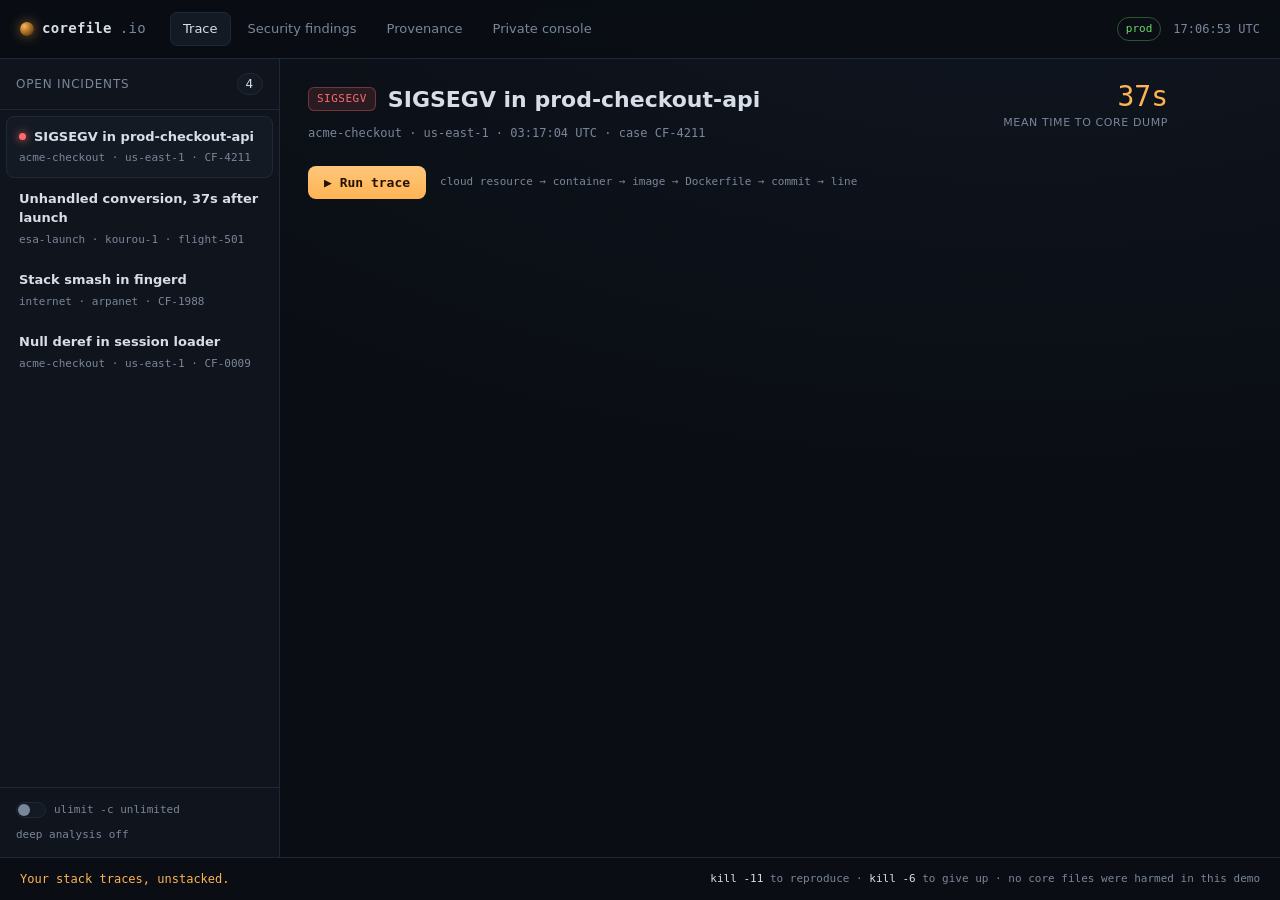
<file: templates/index.html>
<!doctype html>
<html lang="en">
<head>
  <meta charset="utf-8" />
  <meta name="viewport" content="width=device-width, initial-scale=1" />
  <title>corefile — from core dump to commit</title>
  <link rel="preconnect" href="/static/style.css" />
  <link rel="stylesheet" href="/static/style.css" />
</head>
<body>
  <header class="topbar">
    <div class="brand">
      <span class="glyph" aria-hidden="true"></span>
      <span class="wordmark">corefile</span>
      <span class="dotio">.io</span>
    </div>
    <nav class="tabs">
      <button class="tab is-active" data-view="trace">Trace</button>
      <button class="tab" data-view="findings">Security&nbsp;findings</button>
      <button class="tab" data-view="provenance">Provenance</button>
      <a class="tab tab-link" href="/login" style="text-decoration:none">Private&nbsp;console</a>
    </nav>
    <div class="env">
      <span class="pill pill-prod">prod</span>
      <span class="clock" id="clock">--:--:--&nbsp;UTC</span>
    </div>
  </header>

  <main class="grid">
    <!-- Incident rail -->
    <aside class="rail">
      <div class="rail-head">
        <span>Open incidents</span>
        <span class="count" id="incident-count">4</span>
      </div>
      <ul class="incidents" id="incidents"></ul>
      <div class="rail-foot">
        <label class="toggle">
          <input type="checkbox" id="ulimit" />
          <span></span>
          <code>ulimit -c unlimited</code>
        </label>
        <p class="hint" id="ulimit-hint">deep analysis off</p>
      </div>
    </aside>

    <!-- Workbench -->
    <section class="stage">
      <!-- TRACE VIEW -->
      <div class="view view-trace is-active" id="view-trace">
        <div class="incident-head">
          <div>
            <div class="sig">
              <span class="badge badge-segv">SIGSEGV</span>
              <h1 id="inc-title">SIGSEGV in prod-checkout-api</h1>
            </div>
            <p class="meta" id="inc-meta">acme-checkout · us-east-1 · 03:17:04 UTC · case CF-4211</p>
          </div>
          <div class="stat">
            <span class="stat-num" id="mttc">37s</span>
            <span class="stat-lbl">mean time to core dump</span>
          </div>
        </div>

        <div class="trace-controls">
          <button class="run" id="run">▶ Run trace</button>
          <span class="run-note">cloud resource → container → image → Dockerfile → commit → line</span>
        </div>

        <ol class="trace" id="trace"></ol>
      </div>

      <!-- FINDINGS VIEW -->
      <div class="view view-findings" id="view-findings">
        <h1>Security findings <span class="sub">— corefile.io repository, HEAD</span></h1>
        <p class="lede">Static analysis, secret scanning, and runtime probes are correlated per
          repository. Findings for your organization are available in the authenticated
          <a href="/login">Analyst Console</a>.</p>
        <table class="findings" id="findings"></table>
      </div>

      <!-- PROVENANCE VIEW -->
      <div class="view view-provenance" id="view-provenance">
        <h1>Build provenance</h1>
        <div class="prov-card">
          <div class="prov-row"><span>Artifact</span><code>checkout-api@sha256:9f2c…be1a</code></div>
          <div class="prov-row"><span>Builder</span><code>ci-runner-07 · SLSA L2</code></div>
          <div class="prov-row"><span>Source</span><code>git@…/acme/checkout-api.git · commit 4d1f0e2</code></div>
          <div class="prov-row"><span>Signed</span><code>cosign · verified</code></div>
        </div>
        <blockquote class="thompson">
          “You can't trust code that you did not totally create yourself.”
          <cite>— Ken Thompson, <em>Reflections on Trusting Trust</em>, 1984</cite>
        </blockquote>
      </div>
    </section>
  </main>

  <footer class="foot">
    <span class="tagline">Your stack traces, unstacked.</span>
    <span class="foot-eggs">
      <code>kill -11</code> to reproduce · <code>kill -6</code> to give up ·
      no core files were harmed in this demo
    </span>
  </footer>

  <script src="/static/app.js"></script>
</body>
</html>
</file>
<file: static/style.css>
:root {
  --bg: #0a0d13;
  --panel: #10141d;
  --panel-2: #141a24;
  --line: #202836;
  --ink: #d7dee8;
  --dim: #7a869a;
  --amber: #ffb454;
  --green: #6bd968;
  --red: #ff6b6b;
  --blue: #6ba9ff;
  --mono: ui-monospace, SFMono-Regular, "SF Mono", Menlo, Consolas, monospace;
  --sans: system-ui, -apple-system, "Segoe UI", Roboto, sans-serif;
}

* { box-sizing: border-box; }

body {
  margin: 0;
  background:
    radial-gradient(1200px 600px at 80% -10%, rgba(107,169,255,.06), transparent),
    var(--bg);
  color: var(--ink);
  font-family: var(--sans);
  font-size: 14px;
  line-height: 1.5;
  min-height: 100vh;
  display: flex;
  flex-direction: column;
}

code { font-family: var(--mono); }

/* ---------- top bar ---------- */
.topbar {
  display: flex;
  align-items: center;
  gap: 24px;
  padding: 12px 20px;
  border-bottom: 1px solid var(--line);
  background: rgba(10,13,19,.85);
  backdrop-filter: blur(8px);
  position: sticky;
  top: 0;
  z-index: 10;
}
.brand { display: flex; align-items: center; gap: 8px; font-weight: 700; letter-spacing: .3px; }
.glyph {
  width: 14px; height: 14px; border-radius: 50%;
  background: radial-gradient(circle at 30% 30%, var(--amber), #7a4a12 70%, #000 100%);
  box-shadow: 0 0 12px rgba(255,180,84,.5);
  animation: pulse 2.6s ease-in-out infinite;
}
@keyframes pulse { 0%,100%{ box-shadow:0 0 6px rgba(255,180,84,.35);} 50%{ box-shadow:0 0 16px rgba(255,180,84,.7);} }
.wordmark { font-family: var(--mono); }
.dotio { color: var(--dim); font-family: var(--mono); font-weight: 500; }

.tabs { display: flex; gap: 4px; }
.tab {
  background: transparent; border: 1px solid transparent; color: var(--dim);
  padding: 6px 12px; border-radius: 7px; cursor: pointer; font-size: 13px;
  font-family: var(--sans);
}
.tab:hover { color: var(--ink); }
.tab.is-active { color: var(--ink); background: var(--panel-2); border-color: var(--line); }

.env { margin-left: auto; display: flex; align-items: center; gap: 12px; }
.pill { font-family: var(--mono); font-size: 11px; padding: 3px 8px; border-radius: 20px; border: 1px solid var(--line); color: var(--dim); }
.pill-prod { color: var(--green); border-color: rgba(107,217,104,.35); }
.clock { font-family: var(--mono); font-size: 12px; color: var(--dim); }

/* ---------- grid ---------- */
.grid { flex: 1; display: grid; grid-template-columns: 280px 1fr; min-height: 0; }

/* ---------- incident rail ---------- */
.rail { border-right: 1px solid var(--line); display: flex; flex-direction: column; background: var(--panel); }
.rail-head {
  display: flex; justify-content: space-between; align-items: center;
  padding: 14px 16px; font-size: 12px; text-transform: uppercase; letter-spacing: .8px; color: var(--dim);
  border-bottom: 1px solid var(--line);
}
.count { background: var(--panel-2); border: 1px solid var(--line); border-radius: 12px; padding: 1px 8px; color: var(--ink); }
.incidents { list-style: none; margin: 0; padding: 6px; overflow-y: auto; flex: 1; }
.inc {
  padding: 10px 12px; border-radius: 8px; cursor: pointer; border: 1px solid transparent;
  display: flex; flex-direction: column; gap: 4px;
}
.inc:hover { background: var(--panel-2); }
.inc.is-active { background: var(--panel-2); border-color: var(--line); }
.inc-top { display: flex; align-items: center; gap: 8px; }
.dot { width: 7px; height: 7px; border-radius: 50%; background: var(--red); box-shadow: 0 0 8px var(--red); }
.inc-title { font-size: 13px; font-weight: 600; }
.inc-sub { font-family: var(--mono); font-size: 11px; color: var(--dim); }

.rail-foot { border-top: 1px solid var(--line); padding: 14px 16px; }
.toggle { display: flex; align-items: center; gap: 8px; cursor: pointer; font-size: 12px; }
.toggle input { display: none; }
.toggle span { width: 30px; height: 16px; border-radius: 10px; background: var(--panel-2); border: 1px solid var(--line); position: relative; transition: .2s; }
.toggle span::after { content: ""; position: absolute; top: 1px; left: 1px; width: 12px; height: 12px; border-radius: 50%; background: var(--dim); transition: .2s; }
.toggle input:checked + span { background: rgba(107,217,104,.2); border-color: var(--green); }
.toggle input:checked + span::after { transform: translateX(14px); background: var(--green); }
.toggle code { color: var(--dim); font-size: 11px; }
.hint { margin: 8px 0 0; font-family: var(--mono); font-size: 11px; color: var(--dim); }

/* ---------- stage / views ---------- */
.stage { padding: 24px 28px; overflow-y: auto; }
.view { display: none; max-width: 860px; }
.view.is-active { display: block; }

.incident-head { display: flex; justify-content: space-between; align-items: flex-start; gap: 20px; }
.sig { display: flex; align-items: center; gap: 12px; }
.badge { font-family: var(--mono); font-size: 11px; padding: 3px 8px; border-radius: 6px; letter-spacing: .5px; }
.badge-segv { color: var(--red); background: rgba(255,107,107,.12); border: 1px solid rgba(255,107,107,.35); }
h1 { font-size: 22px; margin: 0; font-weight: 650; }
.meta { font-family: var(--mono); font-size: 12px; color: var(--dim); margin: 8px 0 0; }
.stat { text-align: right; }
.stat-num { display: block; font-family: var(--mono); font-size: 28px; color: var(--amber); line-height: 1; }
.stat-lbl { font-size: 11px; color: var(--dim); text-transform: uppercase; letter-spacing: .6px; }

.trace-controls { display: flex; align-items: center; gap: 14px; margin: 24px 0 8px; }
.run {
  font-family: var(--mono); font-size: 13px; cursor: pointer;
  background: linear-gradient(180deg, #ffc67a, var(--amber)); color: #241300;
  border: none; padding: 9px 16px; border-radius: 8px; font-weight: 700;
}
.run:hover { filter: brightness(1.06); }
.run:disabled { opacity: .5; cursor: default; }
.run-note { font-family: var(--mono); font-size: 11px; color: var(--dim); }

/* ---------- trace graph ---------- */
.trace { list-style: none; margin: 20px 0 0; padding: 0; }
.node {
  position: relative; padding: 0 0 6px 34px; opacity: 0; transform: translateY(6px);
  transition: opacity .4s ease, transform .4s ease;
}
.node.show { opacity: 1; transform: none; }
.node::before { /* the rail */
  content: ""; position: absolute; left: 11px; top: 6px; bottom: -6px; width: 2px; background: var(--line);
}
.node:last-child::before { display: none; }
.node .pin {
  position: absolute; left: 4px; top: 4px; width: 16px; height: 16px; border-radius: 50%;
  background: var(--panel); border: 2px solid var(--line); z-index: 1;
}
.node.show .pin { border-color: var(--blue); box-shadow: 0 0 10px rgba(107,169,255,.4); }
.node.terminal.show .pin { border-color: var(--red); box-shadow: 0 0 12px rgba(255,107,107,.5); }

.card {
  background: var(--panel); border: 1px solid var(--line); border-radius: 10px;
  padding: 12px 14px; margin: 0 0 8px; cursor: pointer;
}
.card:hover { border-color: #2b3648; }
.card-top { display: flex; align-items: center; gap: 10px; }
.kind { font-family: var(--mono); font-size: 10px; text-transform: uppercase; letter-spacing: .7px; color: var(--dim); }
.card-title { font-family: var(--mono); font-size: 13px; color: var(--ink); }
.card-title .hl { color: var(--amber); }
.chev { margin-left: auto; color: var(--dim); transition: transform .2s; }
.card.open .chev { transform: rotate(90deg); }
.card-body { display: none; margin-top: 10px; border-top: 1px solid var(--line); padding-top: 10px; }
.card.open .card-body { display: block; }
.kv { display: grid; grid-template-columns: 130px 1fr; gap: 4px 12px; font-family: var(--mono); font-size: 12px; }
.kv span { color: var(--dim); }
.kv code { color: var(--ink); }
.diff { font-family: var(--mono); font-size: 12px; background: #0c1017; border: 1px solid var(--line); border-radius: 8px; padding: 10px; margin-top: 8px; overflow-x: auto; }
.diff .del { color: var(--red); } .diff .add { color: var(--green); } .diff .ctx { color: var(--dim); }
.finding-tag { display: inline-block; margin-top: 8px; font-family: var(--mono); font-size: 11px; color: var(--red); background: rgba(255,107,107,.1); border: 1px solid rgba(255,107,107,.3); border-radius: 6px; padding: 3px 8px; }

.to-findings { margin-top: 18px; }
.to-findings button {
  font-family: var(--mono); font-size: 12px; background: var(--panel-2); color: var(--ink);
  border: 1px solid var(--line); border-radius: 8px; padding: 8px 14px; cursor: pointer;
}
.to-findings button:hover { border-color: var(--red); color: var(--red); }

/* ---------- findings ---------- */
.lede, .sub { color: var(--dim); }
.sub { font-size: 14px; font-weight: 400; }
.lede { max-width: 640px; margin: 6px 0 18px; }
table.findings { width: 100%; border-collapse: collapse; font-size: 13px; }
table.findings th, table.findings td { text-align: left; padding: 9px 10px; border-bottom: 1px solid var(--line); vertical-align: top; }
table.findings th { color: var(--dim); font-weight: 500; font-size: 11px; text-transform: uppercase; letter-spacing: .6px; }
table.findings code { font-size: 12px; color: var(--amber); }
.fnote { color: var(--dim); font-size: 11px; margin-top: 2px; }
.fsrc { color: var(--dim); font-size: 10px; margin-top: 2px; text-transform: uppercase; letter-spacing: .4px; }
.sev { font-family: var(--mono); font-size: 11px; padding: 2px 7px; border-radius: 5px; }
.sev-crit { color: var(--red); background: rgba(255,107,107,.12); border: 1px solid rgba(255,107,107,.3); }
.sev-high { color: var(--amber); background: rgba(255,180,84,.12); border: 1px solid rgba(255,180,84,.3); }
/* SSRF row — flagged as the finding the static ruleset misses (DAST/review). */
table.findings tr.beyond td { background: rgba(255,180,84,.06); box-shadow: inset 2px 0 0 var(--amber); }

/* ---------- provenance ---------- */
.prov-card { background: var(--panel); border: 1px solid var(--line); border-radius: 10px; padding: 6px 16px; max-width: 560px; margin: 16px 0; }
.prov-row { display: flex; justify-content: space-between; padding: 10px 0; border-bottom: 1px solid var(--line); font-size: 13px; }
.prov-row:last-child { border-bottom: none; }
.prov-row span { color: var(--dim); }
.thompson { border-left: 2px solid var(--amber); margin: 20px 0; padding: 4px 0 4px 16px; color: var(--ink); font-style: italic; max-width: 560px; }
.thompson cite { display: block; margin-top: 8px; font-size: 12px; color: var(--dim); font-style: normal; }

/* ---------- footer ---------- */
.foot { border-top: 1px solid var(--line); padding: 12px 20px; display: flex; justify-content: space-between; align-items: center; gap: 12px; }
.tagline { font-family: var(--mono); font-size: 12px; color: var(--amber); }
.foot-eggs { font-family: var(--mono); font-size: 11px; color: var(--dim); }
.foot-eggs code { color: var(--ink); }

/* ---------- 404 ---------- */
.segv-body { display: grid; place-items: center; }
.segv { text-align: center; padding: 60px 20px; }
.segv-art { font-family: var(--mono); font-size: 16px; text-align: left; display: inline-block; margin: 0 auto 24px; }
.segv-art .dim { color: var(--dim); } .segv-art .you { color: var(--amber); } .segv-art .err { color: var(--red); }
.segv-msg { font-size: 20px; margin: 0; }
.segv-sub { color: var(--dim); font-family: var(--mono); margin: 6px 0 24px; }
.segv-back { color: var(--blue); text-decoration: none; font-family: var(--mono); font-size: 13px; }
.segv-back:hover { text-decoration: underline; }

@media (max-width: 760px) {
  .grid { grid-template-columns: 1fr; }
  .rail { display: none; }
}
</file>
